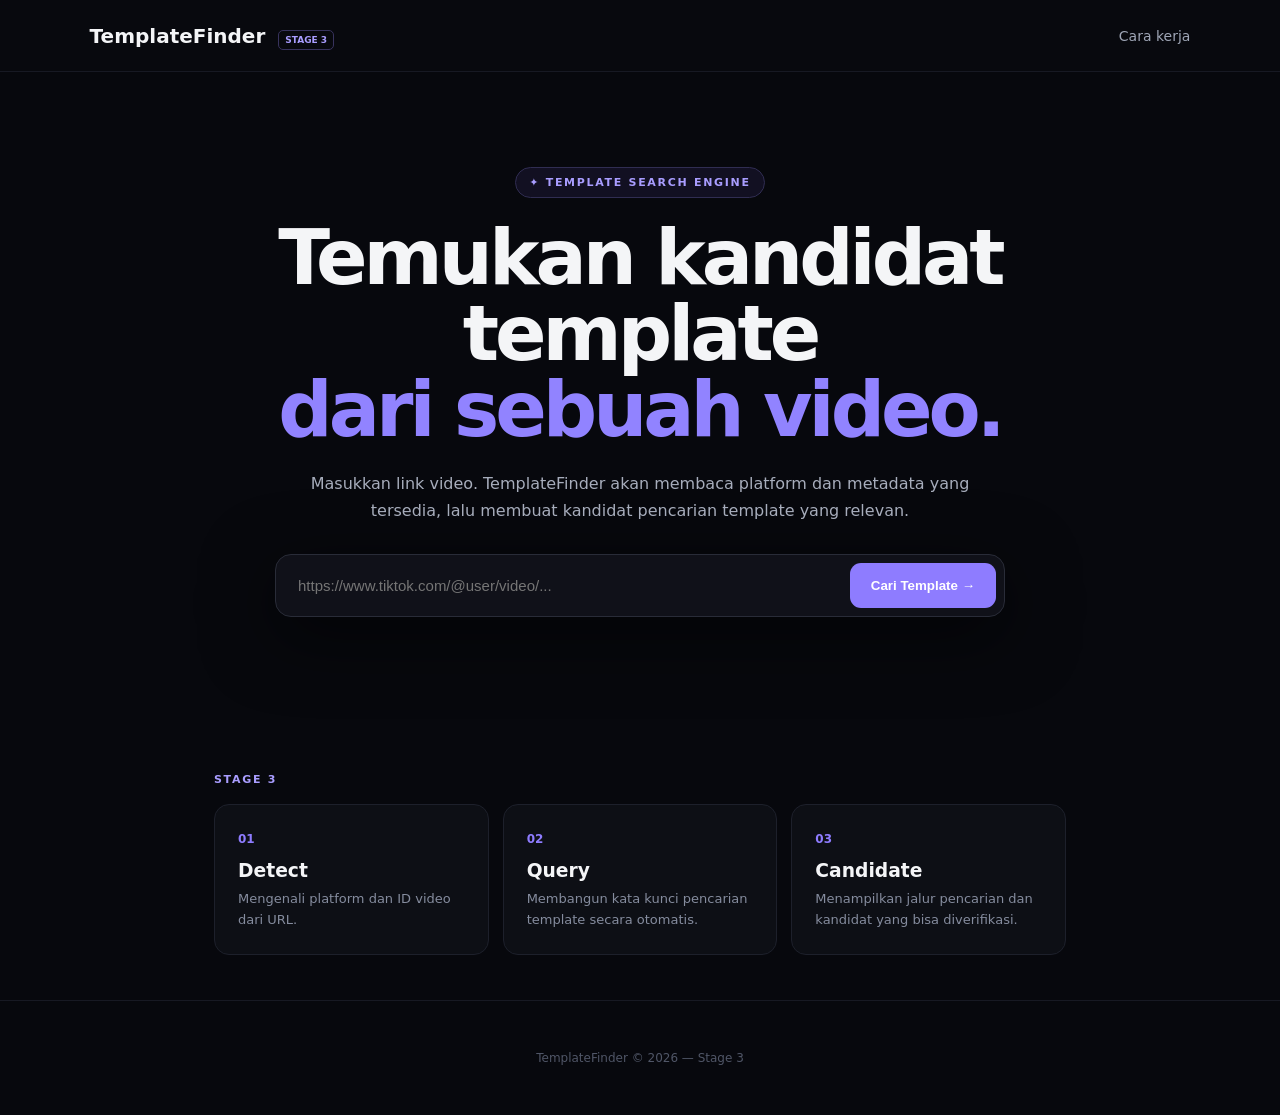
<file: index.html>
<!DOCTYPE html>
<html lang="id">
<head>
  <meta charset="UTF-8">
  <meta name="viewport" content="width=device-width, initial-scale=1.0">
  <title>TemplateFinder — Template Search Engine</title>
  <link rel="stylesheet" href="style.css">
</head>
<body>
<header class="header">
  <div class="brand">TemplateFinder <span>STAGE 3</span></div>
  <a href="#how">Cara kerja</a>
</header>

<main>
<section class="hero">
  <div class="badge">✦ TEMPLATE SEARCH ENGINE</div>
  <h1>Temukan kandidat template<br><span>dari sebuah video.</span></h1>
  <p class="subtitle">
    Masukkan link video. TemplateFinder akan membaca platform dan metadata yang tersedia,
    lalu membuat kandidat pencarian template yang relevan.
  </p>

  <form id="finderForm" class="search-box">
    <input id="videoUrl" type="url" placeholder="https://www.tiktok.com/@user/video/..." required>
    <button id="findBtn" type="submit">Cari Template <span>→</span></button>
  </form>
  <p id="error" class="error"></p>
</section>

<section id="scanner" class="scanner hidden">
  <div class="section-label">SEARCHING CANDIDATES</div>
  <div class="progress-wrap"><div id="progress"></div></div>
  <div class="scan-steps">
    <div class="scan-step active" data-step="1"><b>01</b><span>Validasi video</span></div>
    <div class="scan-step" data-step="2"><b>02</b><span>Ambil metadata</span></div>
    <div class="scan-step" data-step="3"><b>03</b><span>Bangun query template</span></div>
  </div>
</section>

<section id="result" class="result hidden">
  <div class="section-label">SEARCH RESULT</div>
  <div class="source-card">
    <div class="source-icon">✓</div>
    <div>
      <small>PLATFORM</small>
      <h2 id="platform">—</h2>
      <p id="sourceMessage">—</p>
    </div>
  </div>

  <div class="query-card">
    <small>GENERATED SEARCH QUERY</small>
    <div id="query" class="query">—</div>
    <button id="copyQuery">Copy Query</button>
  </div>

  <div class="candidate-grid" id="candidates"></div>

  <div class="notice">
    <strong>Catatan Stage 3:</strong> sistem ini membuat kandidat pencarian berdasarkan URL dan
    metadata yang tersedia. Untuk pencocokan video-ke-template secara otomatis, Stage 4 akan
    menambahkan analisis visual/audio dan koneksi ke provider template yang memiliki API/akses yang sah.
  </div>
</section>

<section id="how" class="how">
  <div class="section-label">STAGE 3</div>
  <div class="how-grid">
    <article><b>01</b><h3>Detect</h3><p>Mengenali platform dan ID video dari URL.</p></article>
    <article><b>02</b><h3>Query</h3><p>Membangun kata kunci pencarian template secara otomatis.</p></article>
    <article><b>03</b><h3>Candidate</h3><p>Menampilkan jalur pencarian dan kandidat yang bisa diverifikasi.</p></article>
  </div>
</section>
</main>

<footer>TemplateFinder © 2026 — Stage 3</footer>
<script src="script.js"></script>
</body>
</html>
</file>
<file: style.css>
*{box-sizing:border-box}html{scroll-behavior:smooth}body{margin:0;background:#07080d;color:#f4f5f7;font-family:Inter,system-ui,-apple-system,Segoe UI,sans-serif}.header{height:72px;padding:0 7%;display:flex;align-items:center;justify-content:space-between;border-bottom:1px solid #171923;background:#08090e}.brand{font-size:20px;font-weight:800}.brand span{font-size:9px;color:#a99dff;border:1px solid #38335e;padding:4px 6px;border-radius:5px;margin-left:6px}.header a{color:#9ea5b5;text-decoration:none;font-size:14px}.hero{max-width:900px;margin:auto;padding:95px 24px 65px;text-align:center}.badge,.section-label{color:#a99dff;font-size:11px;font-weight:800;letter-spacing:1.7px}.badge{display:inline-block;padding:8px 13px;border:1px solid #302d52;border-radius:999px;background:#121022}.hero h1{font-size:clamp(42px,7vw,76px);line-height:1;letter-spacing:-4px;margin:22px 0}.hero h1 span{color:#9183ff}.subtitle{max-width:690px;margin:0 auto 30px;color:#a7adbc;line-height:1.7}.search-box{display:flex;gap:10px;max-width:730px;margin:auto;padding:8px;background:#101119;border:1px solid #292c38;border-radius:16px;box-shadow:0 18px 70px #0009}.search-box input{flex:1;min-width:0;background:transparent;border:0;outline:0;color:#fff;padding:14px;font-size:15px}.search-box button,.query-card button{border:0;border-radius:11px;background:#8e7cff;color:#fff;font-weight:800;cursor:pointer}.search-box button{padding:0 21px}.search-box button:disabled{opacity:.5}.error{min-height:20px;color:#ff7777;font-size:13px}.scanner,.result,.how{max-width:900px;margin:auto;padding:45px 24px}.progress-wrap{height:6px;background:#171923;border-radius:99px;overflow:hidden;margin:18px 0 25px}.progress-wrap div{height:100%;width:0;background:#8e7cff;transition:width .4s}.scan-steps{display:grid;grid-template-columns:repeat(3,1fr);gap:12px}.scan-step{padding:18px;border:1px solid #1c1f2a;border-radius:13px;background:#0e1017;color:#565e70}.scan-step.active{border-color:#3b3760;color:#eee}.scan-step b{display:block;font-size:11px;margin-bottom:8px}.hidden{display:none}.source-card,.query-card,.candidate{border:1px solid #242735;border-radius:17px;background:#0d0f15}.source-card{display:flex;gap:16px;margin-top:18px;padding:23px}.source-icon{width:45px;height:45px;display:grid;place-items:center;border-radius:12px;background:#211e3b;color:#a99dff;font-size:20px}.source-card small,.query-card small{color:#737b8e;font-size:10px;letter-spacing:1.2px;font-weight:800}.source-card h2{margin:6px 0}.source-card p{margin:0;color:#949bac}.query-card{margin-top:13px;padding:18px;position:relative}.query{margin-top:10px;color:#d8d4ff;line-height:1.6;padding-right:100px}.query-card button{position:absolute;right:14px;top:39px;padding:9px 12px;font-size:11px}.candidate-grid{display:grid;grid-template-columns:repeat(2,1fr);gap:13px;margin-top:13px}.candidate{padding:20px}.candidate .type{font-size:10px;color:#8e7cff;font-weight:800;letter-spacing:1px}.candidate h3{margin:9px 0 7px;font-size:18px}.candidate p{margin:0;color:#858c9d;font-size:13px;line-height:1.55}.candidate a{display:inline-block;margin-top:15px;color:#b9b0ff;font-size:12px;text-decoration:none}.notice{margin-top:14px;padding:16px;border-radius:13px;background:#0c0e15;color:#9299aa;font-size:13px;line-height:1.65}.notice strong{color:#fff}.how-grid{display:grid;grid-template-columns:repeat(3,1fr);gap:14px;margin-top:18px}.how-grid article{padding:23px;border:1px solid #1d202b;border-radius:15px;background:#0d0f15}.how-grid b{color:#8e7cff;font-size:12px}.how-grid h3{margin:13px 0 8px}.how-grid p{margin:0;color:#858c9e;font-size:13px;line-height:1.6}footer{text-align:center;color:#505667;font-size:12px;padding:50px 20px;border-top:1px solid #171923}@media(max-width:650px){.hero{padding-top:70px}.hero h1{letter-spacing:-2px}.search-box{flex-direction:column}.search-box button{height:48px}.scan-steps,.candidate-grid,.how-grid{grid-template-columns:1fr}.query{padding-right:0}.query-card button{position:static;margin-top:12px}.header{padding:0 5%}.header a{display:none}}
</file>
